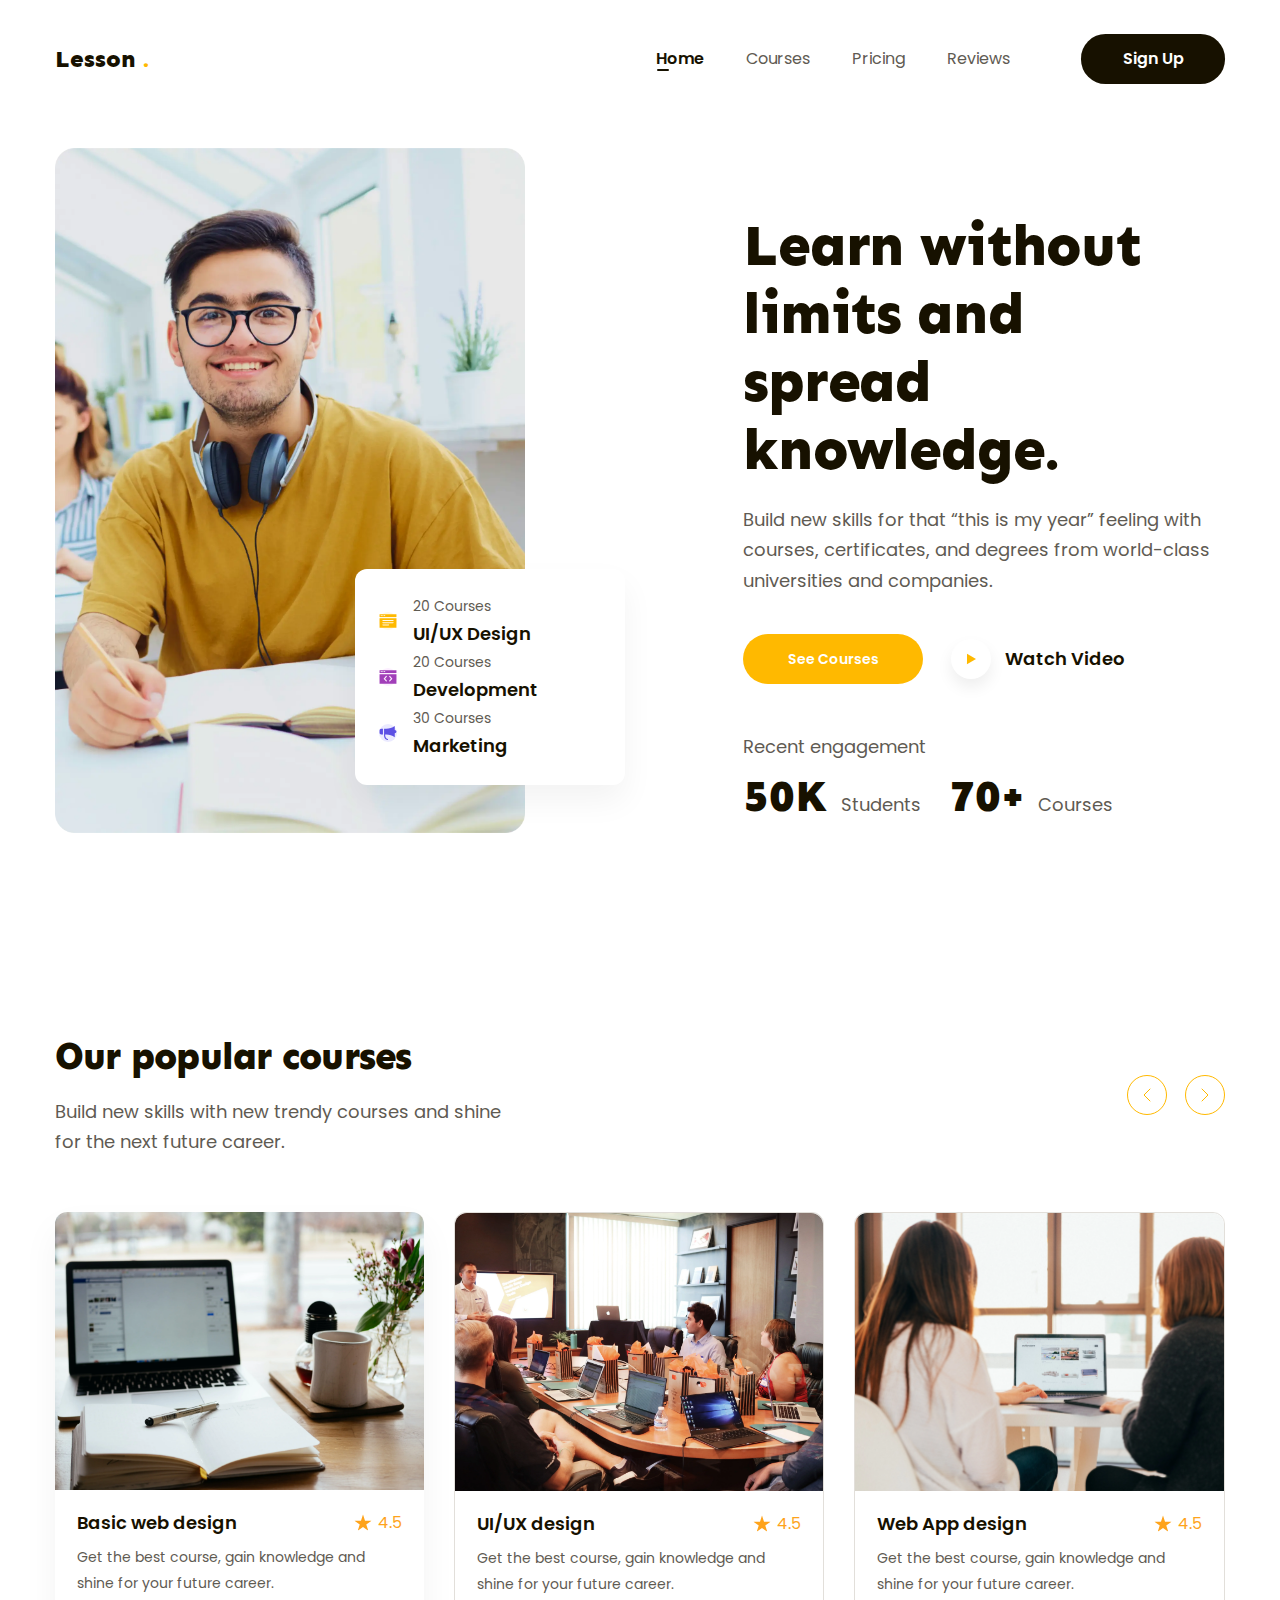
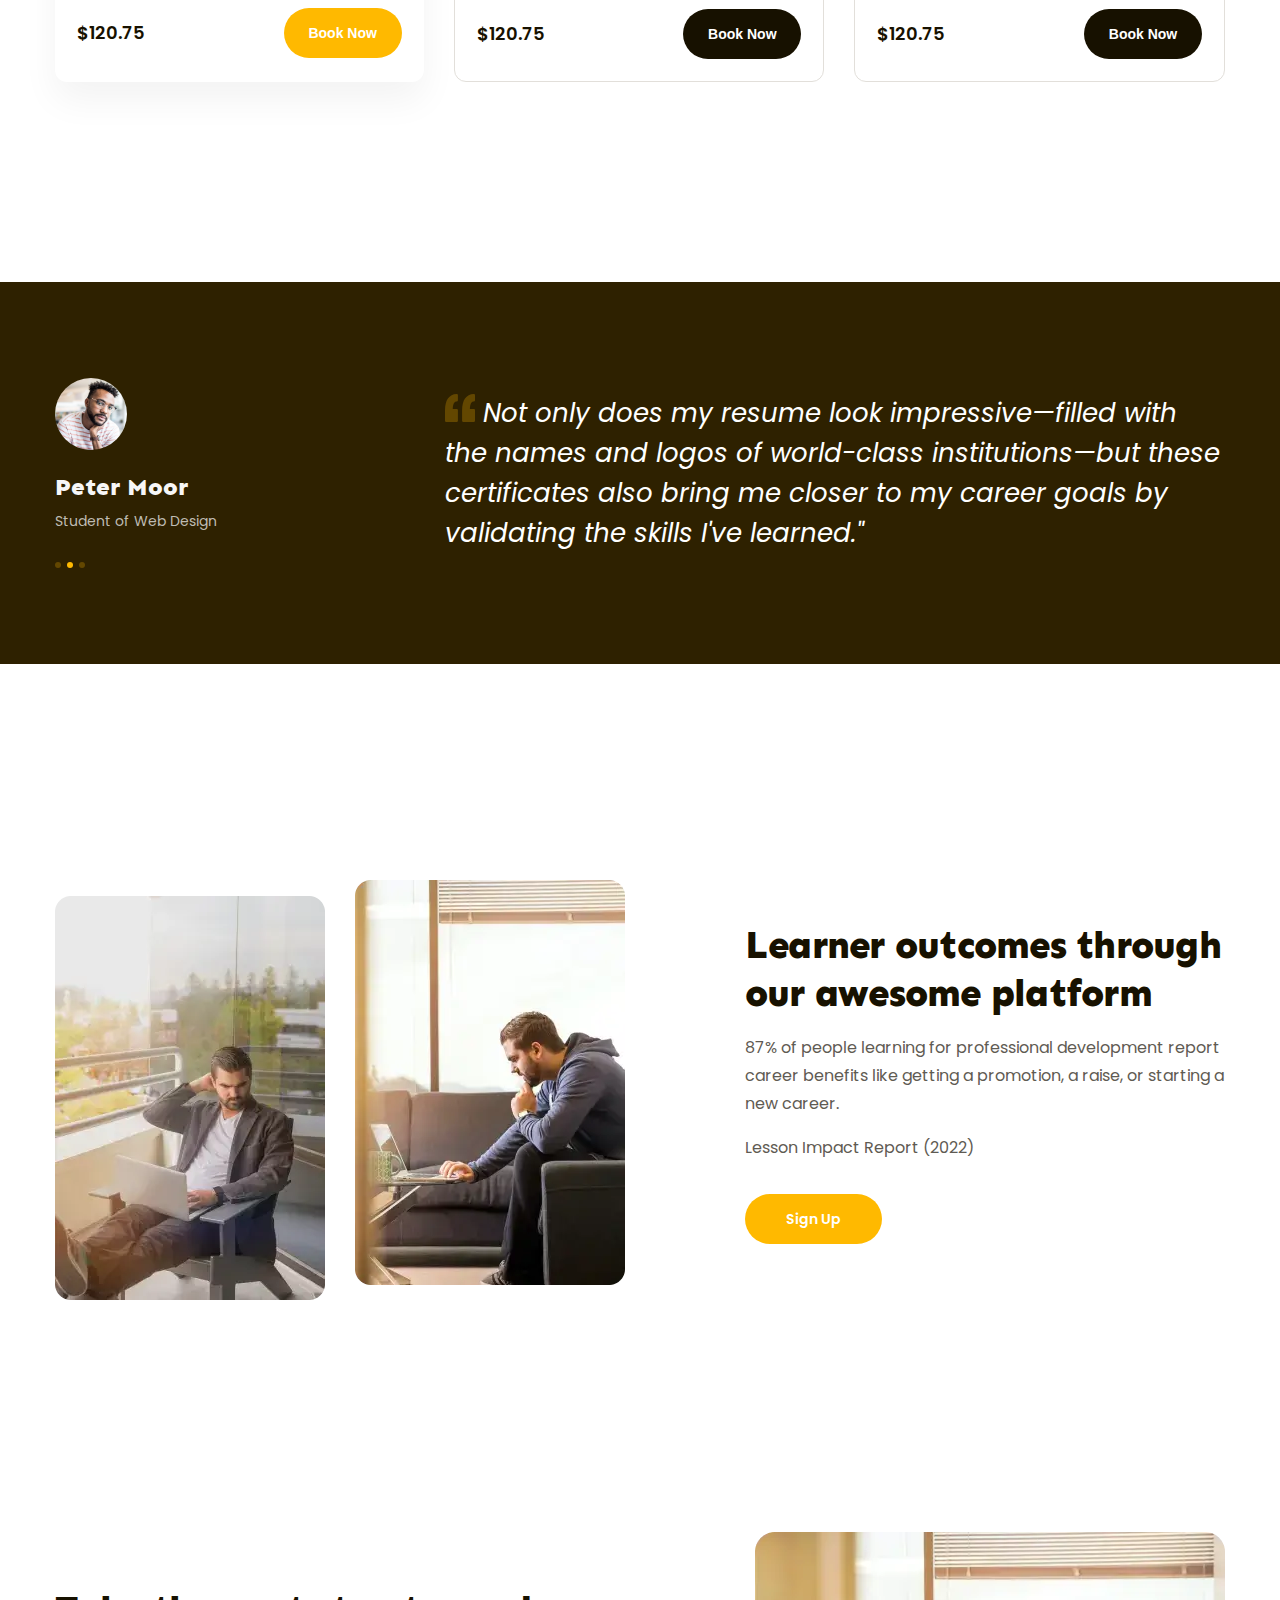
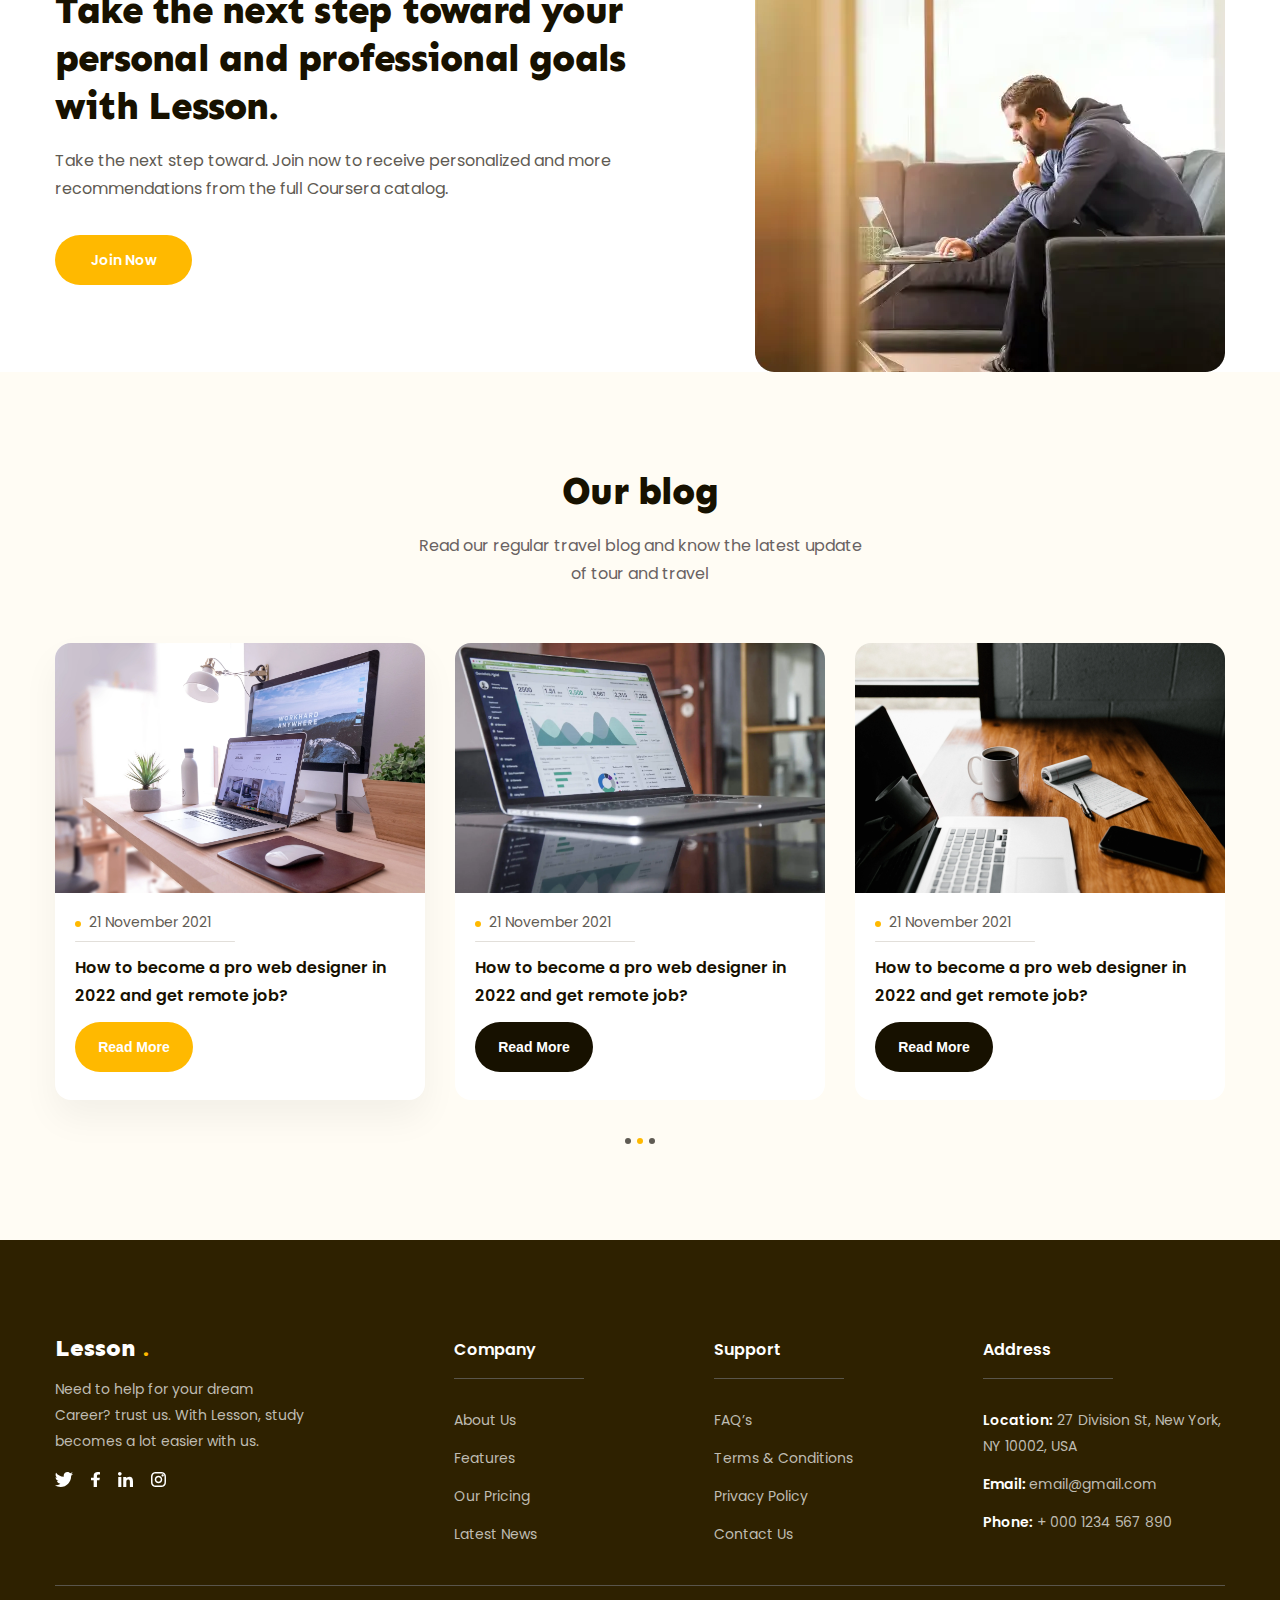
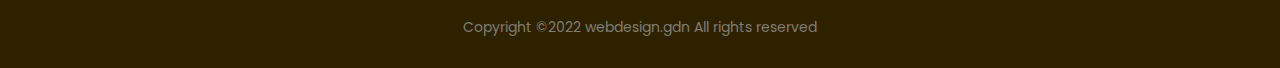
<file: index.html>
<!DOCTYPE html>
<html lang="en">
  <head>
    <meta charset="UTF-8" />
    <meta http-equiv="X-UA-Compatible" content="IE=edge" />
    <meta name="viewport" content="width=device-width, initial-scale=1.0" />
    <title>F8 Project 02</title>
    <!-- Reset CSS -->
    <link rel="stylesheet" href="./assets/css/reset.css" />
    <link rel="stylesheet" href="./assets/css/styles.css" />
    <!-- Fonts -->
    <link rel="stylesheet" href="./assets/fonts/stylesheet.css" />
  </head>
  <body>
    <!-- Header  -->
    <header class="header">
      <div class="content">
        <nav class="navbar">
          <a href="#!" class="logo"> Lesson <span>.</span> </a>
          <div class="menu-actions">
            <ul class="menu">
              <li class="menu-item active">
                <a href="#">Home</a>
              </li>
              <li class="menu-item">
                <a href="#courses">Courses</a>
              </li>
              <li class="menu-item">
                <a href="#pricing">Pricing</a>
              </li>
              <li class="menu-item">
                <a href="#reviews">Reviews</a>
              </li>
            </ul>
            <a href="#!" class="btn btn-signup">Sign Up</a>
          </div>
        </nav>
      </div>
    </header>
    <!-- Hero -->
    <div class="hero-wrap">
      <div class="content">
        <div class="wrap-info">
          <div class="info-img">
            <img src="./assets/imgs/hero-img.webp" alt="Guy" />
            <div class="overview-courses">
              <div class="course ui-ux">
                <div class="icon">
                  <img src="./assets/imgs/ui-ux-icon.svg" alt="UI/UX Design" />
                </div>
                <div class="info-course">
                  <div class="quantity">20 Courses</div>
                  <div class="name">UI/UX Design</div>
                </div>
              </div>
              <div class="course dev">
                <div class="icon">
                  <img
                    src="./assets/imgs/development-icon.svg"
                    alt="Development"
                  />
                </div>
                <div class="info-course">
                  <div class="quantity">20 Courses</div>
                  <div class="name">Development</div>
                </div>
              </div>
              <div class="course marketing">
                <div class="icon">
                  <img src="./assets/imgs/marketing-icon.svg" alt="Marketing" />
                </div>
                <div class="info-course">
                  <div class="quantity">30 Courses</div>
                  <div class="name">Marketing</div>
                </div>
              </div>
            </div>
          </div>

          <div class="info">
            <h1 class="heading">Learn without limits and spread knowledge.</h1>
            <p class="desc">
              Build new skills for that “this is my year” feeling with courses,
              certificates, and degrees from world-class universities and
              companies.
            </p>
            <div class="actions">
              <a href="#!" class="btn btn-see-course">See Courses</a>
              <a href="#!" class="btn-watch">
                <div class="icon">
                  <img src="./assets/imgs/arrow-right.svg" alt="Watch" />
                </div>
                Watch Video
              </a>
            </div>
            <p class="recent-info">Recent engagement</p>
            <div class="quantity-wrap">
              <div class="quantity">
                <strong>50K</strong>
                <span>Students</span>
              </div>
              <div class="quantity-info">
                <div class="quantity">
                  <strong>70+</strong>
                  <span>Courses</span>
                </div>
              </div>
            </div>
          </div>
        </div>
      </div>
    </div>
    <!-- Courses -->
    <div id="courses" class="course-container">
      <div class="content">
        <!-- Popular -->
        <div class="popular">
          <div class="overview">
            <h2 class="heading">Our popular courses</h2>
            <p class="desc">
              Build new skills with new trendy courses and shine for the next
              future career.
            </p>
          </div>
          <div class="wrap-arrows">
            <button class="arrow">
              <svg
                width="8"
                height="14"
                viewBox="0 0 8 14"
                fill="none"
                xmlns="http://www.w3.org/2000/svg"
              >
                <path
                  d="M7 1L1 7L7 13"
                  stroke="currentColor"
                  stroke-linecap="round"
                  stroke-linejoin="round"
                />
              </svg>
            </button>
            <button class="arrow">
              <svg
                width="8"
                height="14"
                viewBox="0 0 8 14"
                fill="none"
                xmlns="http://www.w3.org/2000/svg"
              >
                <path
                  d="M1 1L7 7L1 13"
                  stroke="currentColor"
                  stroke-linecap="round"
                  stroke-linejoin="round"
                />
              </svg>
            </button>
          </div>
        </div>
        <!-- Wrap Courses -->
        <div class="wrap-courses">
          <div class="course active">
            <img src="./assets/imgs/course-1.webp" alt="Course 1" />
            <div class="info">
              <div class="wrap-info">
                <h3 class="title">Basic web design</h3>
                <div class="rate">
                  <img src="./assets/imgs/star.svg" alt="Star" class="icon" />
                  <span>4.5</span>
                </div>
              </div>
              <p class="desc">
                Get the best course, gain knowledge and shine for your future
                career.
              </p>
              <div class="action">
                <strong class="price">$120.75</strong>
                <button class="btn">Book Now</button>
              </div>
            </div>
          </div>
          <div class="course">
            <img src="./assets/imgs/course-2.webp" alt="Course 2" />
            <div class="info">
              <div class="wrap-info">
                <h3 class="title">UI/UX design</h3>
                <div class="rate">
                  <img src="./assets/imgs/star.svg" alt="Star" class="icon" />
                  <span>4.5</span>
                </div>
              </div>
              <p class="desc">
                Get the best course, gain knowledge and shine for your future
                career.
              </p>
              <div class="action">
                <strong class="price">$120.75</strong>
                <button class="btn">Book Now</button>
              </div>
            </div>
          </div>
          <div class="course">
            <img src="./assets/imgs/course-3.webp" alt="Course 3" />
            <div class="info">
              <div class="wrap-info">
                <h3 class="title">Web App design</h3>
                <div class="rate">
                  <img src="./assets/imgs/star.svg" alt="Star" class="icon" />
                  <span>4.5</span>
                </div>
              </div>
              <p class="desc">
                Get the best course, gain knowledge and shine for your future
                career.
              </p>
              <div class="action">
                <strong class="price">$120.75</strong>
                <button class="btn">Book Now</button>
              </div>
            </div>
          </div>
        </div>
      </div>
    </div>
    <!-- Recap  -->
    <div class="recap-container">
      <div class="content">
        <div class="wrapper-infos">
          <div class="personal">
            <img
              src="./assets/imgs/personal-avatar.webp"
              alt="Personal avatar"
            />
            <div class="name">Peter Moor</div>
            <p class="desc">Student of Web Design</p>
            <div class="slide-control">
              <span class="control"></span>
              <span class="control active"></span>
              <span class="control"></span>
            </div>
          </div>
          <div class="overview">
            <svg
              width="30"
              height="28"
              viewBox="0 0 30 28"
              fill="none"
              xmlns="http://www.w3.org/2000/svg"
            >
              <path
                d="M12.9168 1.23505V6.26199C12.9168 6.94407 12.3663 7.49652 11.6875 7.49652C9.26544 7.49652 7.94779 9.99114 7.76491 14.9155H11.6875C12.3662 14.9155 12.9168 15.4688 12.9168 16.1501V26.7647C12.9168 27.4465 12.3663 27.999 11.6875 27.999H1.22938C0.550795 27.999 1.90735e-06 27.4459 1.90735e-06 26.7647V16.15C1.90735e-06 13.7896 0.237282 11.6235 0.703081 9.71055C1.1816 7.74949 1.91613 6.035 2.8858 4.61422C3.88306 3.15417 5.13161 2.00845 6.59457 1.21054C8.06863 0.407543 9.78211 0 11.688 0C12.3662 0.000516891 12.9168 0.553486 12.9168 1.23505ZM28.771 7.49696C29.4496 7.49696 30 6.94407 30 6.26294V1.23497C30 0.553488 29.4496 0.000951767 28.771 0.000951767C26.866 0.000951767 25.1517 0.408579 23.6785 1.21149C22.2148 2.00931 20.9664 3.15408 19.9693 4.61517C18.999 6.03595 18.2645 7.75052 17.786 9.71254C17.32 11.6255 17.0832 13.7917 17.0832 16.151V26.7657C17.0832 27.4476 17.6341 28 18.3125 28H28.771C29.4496 28 30 27.447 30 26.7657V16.151C30 15.4693 29.4496 14.9165 28.771 14.9165H24.9035C25.0841 9.99165 26.3828 7.49696 28.771 7.49696Z"
                fill="#634700"
              />
            </svg>
            Not only does my resume look impressive—filled with the names and
            logos of world-class institutions—but these certificates also bring
            me closer to my career goals by validating the skills I've learned."
          </div>
        </div>
      </div>
    </div>
    <!-- Outcomes -->
    <div id="reviews" class="outcomes-container">
      <div class="content">
        <div class="wraps-content">
          <div class="outcomes-imgs">
            <img src="./assets/imgs/outcome-1.webp" alt="Outcome 1" />
            <img src="./assets/imgs/outcome-2.webp" alt="Outcome 2" />
          </div>
          <div class="infos">
            <h2 class="heading">
              Learner outcomes through our awesome platform
            </h2>
            <p class="desc">
              87% of people learning for professional development report career
              benefits like getting a promotion, a raise, or starting a new
              career.
            </p>
            <p class="desc">Lesson Impact Report (2022)</p>
            <a href="#!" class="btn">Sign Up</a>
          </div>
        </div>
      </div>
    </div>
    <div class="outcomes-container outcomes2">
      <div class="content">
        <div class="wraps-content">
          <div class="infos">
            <h2 class="heading">
              Take the next step toward your personal and professional goals
              with Lesson.
            </h2>
            <p class="desc">
              Take the next step toward. Join now to receive personalized and
              more recommendations from the full Coursera catalog.
            </p>
            <a href="#!" class="btn">Join Now</a>
          </div>
          <div class="outcomes-imgs">
            <img src="./assets/imgs/outcome-3.webp" alt="Outcome 3" />
          </div>
        </div>
      </div>
    </div>
    <!-- Our blog -->
    <div id="pricing" class="our-blog-container">
      <div class="content">
        <div class="blog-header">
          <h2 class="heading">Our blog</h2>
          <p class="desc">
            Read our regular travel blog and know the latest update of tour and
            travel
          </p>
        </div>
        <!-- Wrap blogs -->
        <div class="wrap-blogs">
          <div class="blog active">
            <img src="./assets/imgs/blog-1.webp" alt="Blog 1" />
            <div class="info">
              <div class="date">
                <span class="dot"></span>
                <span class="date-txt">21 November 2021</span>
              </div>
              <div class="separate"></div>
              <h3 class="title">
                How to become a pro web designer in 2022 and get remote job?
              </h3>
              <div class="action">
                <button class="btn">Read More</button>
              </div>
            </div>
          </div>
          <div class="blog">
            <img src="./assets/imgs/blog-2.webp" alt="Blog 2" />
            <div class="info">
              <div class="date">
                <span class="dot"></span>
                <span class="date-txt">21 November 2021</span>
              </div>
              <div class="separate"></div>
              <h3 class="title">
                How to become a pro web designer in 2022 and get remote job?
              </h3>
              <div class="action">
                <button class="btn">Read More</button>
              </div>
            </div>
          </div>
          <div class="blog">
            <img src="./assets/imgs/blog-3.webp" alt="Blog 3" />
            <div class="info">
              <div class="date">
                <span class="dot"></span>
                <span class="date-txt">21 November 2021</span>
              </div>
              <div class="separate"></div>
              <h3 class="title">
                How to become a pro web designer in 2022 and get remote job?
              </h3>
              <div class="action">
                <button class="btn">Read More</button>
              </div>
            </div>
          </div>
        </div>
        <div class="wrap-controls">
          <div class="slide-control">
            <span class="control"></span>
            <span class="control active"></span>
            <span class="control"></span>
          </div>
        </div>
      </div>
    </div>
    <!-- Footer -->
    <footer>
      <div class="content">
        <div class="infos">
          <div class="introduce">
            <a href="#!" class="logo">Lesson <span>.</span> </a>
            <p class="desc">
              Need to help for your dream Career? trust us. With Lesson, study
              becomes a lot easier with us.
            </p>
            <div class="socials">
              <a href="#!" class="social-link">
                <img
                  src="./assets/imgs/Twitter.svg"
                  alt="Twitter"
                  class="social-icon"
                />
              </a>
              <a href="#!" class="social-link">
                <img
                  src="./assets/imgs/Facebook.svg"
                  alt="Facebook"
                  class="social-icon"
                />
              </a>
              <a href="#!" class="social-link">
                <img
                  src="./assets/imgs/Linkedin.svg"
                  alt="Linkedin"
                  class="social-icon"
                />
              </a>
              <a href="#!" class="social-link">
                <img
                  src="./assets/imgs/Instagram.svg"
                  alt="Instagram"
                  class="social-icon"
                />
              </a>
            </div>
          </div>
          <div class="sponsors">
            <div class="col">
              <h3 class="sponsor-type">Company</h3>
              <div class="separate"></div>
              <div class="links">
                <a href="#!" class="link">About Us</a>
                <a href="#!" class="link">Features</a>
                <a href="#!" class="link">Our Pricing</a>
                <a href="#!" class="link">Latest News</a>
              </div>
            </div>
            <div class="col">
              <h3 class="sponsor-type">Support</h3>
              <div class="separate"></div>
              <div class="links">
                <a href="#!" class="link">FAQ’s</a>
                <a href="#!" class="link">Terms & Conditions</a>
                <a href="#!" class="link">Privacy Policy</a>
                <a href="#!" class="link">Contact Us</a>
              </div>
            </div>
            <div class="col">
              <h3 class="sponsor-type">Address</h3>
              <div class="separate"></div>
              <div class="links">
                <p class="link">
                  <span>Location:</span> 27 Division St, New York, NY 10002, USA
                </p>
                <p class="link">
                  <span>Email: </span>
                  <a href="mailto:email@gmail.co">email@gmail.com</a>
                </p>
                <p class="link">
                  <span>Phone:</span>
                  <a href="tel:+0001234567890"> + 000 1234 567 890 </a>
                </p>
              </div>
            </div>
          </div>
        </div>
        <div class="separate"></div>
        <div class="copyright">
          Copyright &#169;2022 webdesign.gdn All rights reserved
        </div>
      </div>
    </footer>
  </body>
</html>
</file>
<file: assets/css/styles.css>
* {
  box-sizing: border-box;
}

html {
  font-size: 62.5%;
  scroll-behavior: smooth;
}

body {
  font-size: 1.4rem;
  font-family: "Poppins", sans-serif;
  scroll-behavior: smooth;
}

/* Common css */

.content {
  width: 1170px;
  max-width: 100%;
  margin: auto;
}

a {
  text-decoration: none;
}

.btn {
  background: #171100;
  border-radius: 25px;
  font-weight: 600;
  line-height: 1.86;
  text-align: center;
  color: #ffffff;
  min-width: 118px;
  padding: 12px;
  text-transform: capitalize;
  font-size: 1.4rem;
  border: 0;
  cursor: pointer;
}

.heading {
  font-family: "Sen", sans-serif;
  font-style: normal;
  font-weight: 700;
  font-size: 3.8rem;
  line-height: 1.26;
  /* identical to box height, or 126% */
  letter-spacing: -0.02em;
  color: #171100;
}

/* ====== Header ====== */
.header {
  margin-top: 16px;
  padding: 18px 0;
  position: sticky;
  top: 0;
  left: 0;
  background-color: #ffffff;
  z-index: 10;
}

.header .navbar {
  display: flex;
  align-items: center;
  justify-content: space-between;
}

.logo {
  font-family: "Sen";
  font-weight: 700;
  font-size: 2.4rem;
  color: #171100;
}

.logo span {
  color: #ffb900;
}

.header .menu-actions {
  display: flex;
}

.header .menu {
  display: flex;
  align-items: center;
  margin-right: 50px;
}

.header .menu-item {
  position: relative;
}

.header .menu-item a {
  font-size: 1.6rem;
  text-align: center;
  color: #5f5b53;
  padding: 4px 21px;
}

.header .menu-item a:hover {
  text-decoration: underline;
}

.header .menu-item.active a {
  color: #171100;
  font-weight: 600;
}

.header .menu-item.active::after {
  content: "";
  position: absolute;
  left: 24%;
  bottom: -4px;
  width: 14%;
  height: 2px;
  background: #171100;
  border-radius: 1px;
}

.btn-signup {
  min-width: 144px;
  border-radius: 24.5px;
  font-size: 1.6rem;
  line-height: 1.75;
  padding: 11px;
}

/* ====== Hero ====== */

.hero-wrap {
  margin-top: 46px;
}

.hero-wrap .wrap-info {
  display: flex;
  justify-content: space-between;
}

.hero-wrap .info {
  width: 482px;
  max-width: 100%;
  margin-top: 64px;
}

.hero-wrap .info .heading {
  font-family: "Sen", sans-serif;
  font-weight: 700;
  font-size: 5.8rem;
  line-height: 1.17;
  letter-spacing: -0.02em;
  color: #171100;
}

.hero-wrap .info .desc {
  margin-top: 22px;
  font-weight: 400;
  font-size: 1.8rem;
  line-height: 1.67;
  color: #5f5b53;
}

.hero-wrap .info .actions {
  display: flex;
  margin-top: 38px;
}

.btn-see-course {
  min-width: 180px;
  background: #ffb900;
  border-radius: 32px;
}

.btn-watch {
  display: flex;
  align-items: center;
  gap: 14px;
  margin-left: 28px;
  font-weight: 600;
  font-size: 1.8rem;
  line-height: 1.67;
  color: #171100;
}
.btn-watch .icon {
  display: flex;
  align-items: center;
  justify-content: center;
  width: 40px;
  height: 40px;
  border-radius: 50%;
  background: #ffffff;
  box-shadow: 0px 8px 16px rgba(0, 0, 0, 0.07);
}

.recent-info {
  margin-top: 48px;
  font-size: 1.8rem;
  line-height: 1.67;
  color: #5f5b53;
}

.quantity-wrap {
  display: flex;
  margin-top: 8px;
  gap: 28px;
}

.quantity {
  color: #5f5b53;
  font-size: 18px;
  line-height: 1.23;
}

.quantity strong {
  font-family: "Sen", sans-serif;
  font-style: normal;
  font-weight: 700;
  font-size: 4.4rem;
  color: #171100;
  margin-right: 8px;
}

.info-img {
  position: relative;
  width: 470px;
  height: 685px;
}

.info-img img {
  max-width: 100%;
  max-height: 100%;
}

.overview-courses {
  position: absolute;
  right: -100px;
  bottom: 48px;
  width: 270px;
  padding: 24px;
  background: #ffffff;
  box-shadow: 0px 16px 32px rgba(0, 0, 0, 0.05);
  border-radius: 12px;
}

.overview-courses .course {
  display: flex;
  align-items: center;
}

.course .icon {
  display: flex;
  align-items: center;
  justify-content: center;
  width: 18px;
  height: 18px;
  border-radius: 50%;
}

.course .icon img {
  width: 24px;
  height: 24px;
}

.course.ui-ux .icon {
  background: #fff9e8;
}

.course.dev .icon {
  background: #fcefff;
}

.course.marketing .icon {
  background: #ebeaff;
}

.course .info-course {
  margin-left: 16px;
}

.course .info-course .quantity {
  font-weight: 400;
  font-size: 1.4rem;
  line-height: 1.86;
  color: #5f5b53;
}

.course .info-course .name {
  font-weight: 600;
  font-size: 1.8rem;
  line-height: 1.67;
  color: #171100;
}

/* Courses */

.course-container {
  margin-top: 200px;
}

.course-container .popular {
  display: flex;
  align-items: center;
  justify-content: space-between;
}

.course-container .overview {
  width: 458px;
  max-width: 100%;
}

.course-container .overview .desc {
  margin-top: 16px;
  font-weight: 400;
  font-size: 1.8rem;
  line-height: 1.67;
  color: #5f5b53;
}

.course-container .wrap-arrows {
  display: flex;
  align-items: center;
  gap: 18px;
}

.course-container .arrow {
  display: flex;
  width: 40px;
  height: 40px;
  border-radius: 50%;
  border: 1px solid #ffb900;
  background-color: #ffffff;
  color: #ffb900;
  cursor: pointer;
}

.course-container .arrow:hover {
  background-color: #ffb900;
  color: #ffffff;
}

.course-container .arrow svg {
  margin: auto;
}

.wrap-courses {
  display: flex;
  gap: 30px;
  margin-top: 55px;
}

.wrap-courses .course {
  flex: 1;
  border: 1px solid #e2dfda;
  background: #ffffff;
  border-radius: 12px;
}

.wrap-courses .course.active {
  box-shadow: 0px 18px 36px rgba(0, 0, 0, 0.05);
  border: 0;
}

.wrap-courses .course > img {
  width: 100%;
  height: 278px;
  object-fit: cover;
  object-position: center;
  border-top-left-radius: 12px;
  border-top-right-radius: 12px;
}

.course .info {
  padding: 16px 22px 22px;
}

.course .wrap-info {
  display: flex;
  align-items: center;
  justify-content: space-between;
}

.course .title {
  font-weight: 600;
  font-size: 1.8rem;
  line-height: 1.67;
  color: #171100;
}

.course .rate {
  display: flex;
  align-items: center;
  gap: 6px;
}

.course .rate span {
  color: #fea31b;
  font-size: 1.6rem;
}

.course .desc {
  margin-top: 6px;
  font-size: 1.4rem;
  line-height: 1.86;
  color: #5f5b53;
}

.course .action {
  margin-top: 12px;
  display: flex;
  align-items: center;
  justify-content: space-between;
}

.course .action .price {
  font-weight: 600;
  font-size: 1.8rem;
  line-height: 1.67;
  color: #171100;
}

.wrap-courses .course.active .action .btn {
  background: #ffb900;
  color: #ffffff;
  border: 0;
}

/* Recap */

.recap-container {
  margin-top: 200px;
  background: #2e2100;
}

.recap-container .wrapper-infos {
  display: flex;
  align-items: center;
  justify-content: space-between;
  padding: 96px 0;
}

.recap-container .personal img {
  width: 72px;
  height: 72px;
  object-fit: cover;
  border-radius: 50%;
}

.recap-container .personal .name {
  margin-top: 18px;
  font-family: "Sen", sans-serif;
  font-style: normal;
  font-weight: 700;
  font-size: 2.4rem;
  line-height: 1.42;
  color: #f7f7f7;
}

.recap-container .personal .desc {
  margin-top: 4px;
  font-weight: 400;
  font-size: 14px;
  line-height: 1.86;
  color: #bfbcb3;
}

.recap-container .personal .slide-control {
  margin-top: 28px;
  display: flex;
  align-items: center;
  gap: 6px;
}

.personal .slide-control .control {
  width: 6px;
  height: 6px;
  border-radius: 50%;
  background: #634700;
}

.personal .slide-control .control.active {
  background: #ffb900;
}

.recap-container .wrapper-infos .overview {
  width: 780px;
  max-width: 100%;
  font-style: italic;
  font-weight: 400;
  font-size: 2.6rem;
  line-height: 1.54;
  color: #ffffff;
}

/* Outcomes */

.outcomes-container {
  margin-top: 200px;
}

.outcomes-container .wraps-content {
  display: flex;
  justify-content: space-between;
}

.outcomes-container .outcomes-imgs {
  display: flex;
  align-items: center;
  gap: 30px;
}

.outcomes-container .outcomes-imgs img:first-child {
  margin-top: 32px;
}

.outcomes-container .infos {
  width: 480px;
  margin-top: 58px;
}

.outcomes-container .infos .desc {
  margin-top: 16px;
  font-weight: 400;
  font-size: 1.6rem;
  line-height: 1.75;
  color: #5f5b53;
}

.outcomes-container .infos .btn {
  margin-top: 32px;
  display: inline-block;
  background: #ffb900;
  min-width: 137px;
}

.outcomes-container.outcomes2 .wraps-content {
  align-items: center;
}

.outcomes-container.outcomes2 .infos {
  width: 575px;
  margin-top: 0;
}

/* Our blog  */

.our-blog-container {
  background: #fffcf4;
  padding: 96px 0;
}

.blog-header {
  width: 448px;
  margin: 0 auto;
  text-align: center;
}

.blog-header .desc {
  margin-top: 16px;
  font-weight: 400;
  font-size: 1.6rem;
  line-height: 1.75;
  text-align: center;
  color: #696262;
}

.wrap-blogs {
  display: flex;
  gap: 30px;
  margin-top: 55px;
}

.wrap-blogs .blog {
  flex: 1;
  background: #ffffff;
  border-radius: 16px;
}

.wrap-blogs .blog.active {
  box-shadow: 0px 18px 36px rgba(0, 0, 0, 0.05);
  border: 0;
}

.wrap-blogs .blog > img {
  width: 100%;
  height: 250px;
  object-fit: cover;
  object-position: center;
  border-top-left-radius: 16px;
  border-top-right-radius: 16px;
}

.blog .info {
  padding: 20px 20px 28px;
}

.blog .date .dot {
  width: 6px;
  height: 6px;
  display: inline-block;
  background: #ffb900;
  border-radius: 50%;
}

.blog .date .date-txt {
  font-weight: 400;
  font-size: 1.4rem;
  color: #5f5b53;
  margin-left: 4px;
}

.blog .separate {
  width: 160px;
  height: 1px;
  border-radius: 0.5px;
  background: #e2dfda;
  margin: 12px 0;
}

.blog .title {
  font-weight: 600;
  font-size: 1.6rem;
  line-height: 1.75;
  color: #171100;
}

.blog .action {
  margin-top: 12px;
  display: flex;
  align-items: center;
  justify-content: space-between;
}

.wrap-blogs .blog.active .action .btn {
  background: #ffb900;
  color: #ffffff;
  border: 0;
}

.wrap-controls {
  margin-top: 38px;
  display: flex;
  justify-content: center;
}

.wrap-controls .slide-control {
  display: flex;
  align-items: center;
  gap: 6px;
}

.wrap-controls .slide-control .control {
  width: 6px;
  height: 6px;
  border-radius: 50%;
  background: #5f5b53;
}

.wrap-controls .slide-control .control.active {
  background: #ffb900;
}

/* Footer */

footer {
  background: #2e2100;
  padding-top: 96px;
  padding-bottom: 28px;
}

footer .infos {
  display: flex;
}

footer .infos .introduce .logo {
  color: #ffffff;
}

footer .infos .introduce {
  width: 285px;
  margin-right: 145px;
}
footer .infos .introduce .desc {
  margin-top: 16px;
  font-weight: 400;
  font-size: 1.4rem;
  line-height: 1.86;
  color: #bfbcb2;
}

footer .infos .introduce .socials {
  margin-top: 18px;
  display: flex;
  align-items: center;
  gap: 18px;
}

footer .infos .sponsors {
  display: flex;
  gap: 130px;
}

footer .infos .col:last-child {
  flex: 1;
}

footer .infos .sponsors .sponsor-type {
  font-weight: 600;
  font-size: 1.6rem;
  line-height: 1.75;
  color: #ffffff;
}

footer .infos .sponsors .separate {
  width: 130px;
  height: 1px;
  background: #59554b;
  margin-top: 14px;
}

footer .infos .sponsors .links {
  margin-top: 28px;
}

footer .infos .sponsors .links .link {
  display: block;
  font-weight: 400;
  font-size: 1.4rem;
  line-height: 1.86;
  color: #bfbcb2;
}

footer .infos .sponsors .links .link + .link {
  margin-top: 12px;
}

footer .infos .sponsors .links .link span {
  color: #ffffff;
  font-weight: 600;
}

footer .infos .sponsors .links .link a {
  color: #bfbcb2;
  cursor: pointer;
}

footer .infos .sponsors .links .link a:hover {
  text-decoration: underline;
}

footer .separate {
  background: #59554b;
  height: 1px;
  margin-top: 38px;
}

footer .copyright {
  margin-top: 28px;
  font-size: 1.4rem;
  line-height: 1.86;
  text-align: center;
  color: #807d74;
}
</file>
<file: assets/fonts/stylesheet.css>
/* Import Poppins fonts */
@font-face {
  font-family: "Poppins";
  src: url("Poppins/Poppins-BoldItalic.woff2") format("woff2"),
    url("Poppins/Poppins-BoldItalic.woff") format("woff");
  font-weight: bold;
  font-style: italic;
  font-display: swap;
}

@font-face {
  font-family: "Poppins";
  src: url("Poppins/Poppins-Black.woff2") format("woff2"),
    url("Poppins/Poppins-Black.woff") format("woff");
  font-weight: 900;
  font-style: normal;
  font-display: swap;
}

@font-face {
  font-family: "Poppins";
  src: url("Poppins/Poppins-ExtraBoldItalic.woff2") format("woff2"),
    url("Poppins/Poppins-ExtraBoldItalic.woff") format("woff");
  font-weight: bold;
  font-style: italic;
  font-display: swap;
}

@font-face {
  font-family: "Poppins";
  src: url("Poppins/Poppins-BlackItalic.woff2") format("woff2"),
    url("Poppins/Poppins-BlackItalic.woff") format("woff");
  font-weight: 900;
  font-style: italic;
  font-display: swap;
}

@font-face {
  font-family: "Poppins";
  src: url("Poppins/Poppins-ExtraBold.woff2") format("woff2"),
    url("Poppins/Poppins-ExtraBold.woff") format("woff");
  font-weight: bold;
  font-style: normal;
  font-display: swap;
}

@font-face {
  font-family: "Poppins";
  src: url("Poppins/Poppins-Bold.woff2") format("woff2"),
    url("Poppins/Poppins-Bold.woff") format("woff");
  font-weight: bold;
  font-style: normal;
  font-display: swap;
}

@font-face {
  font-family: "Poppins";
  src: url("Poppins/Poppins-ExtraLightItalic.woff2") format("woff2"),
    url("Poppins/Poppins-ExtraLightItalic.woff") format("woff");
  font-weight: 200;
  font-style: italic;
  font-display: swap;
}

@font-face {
  font-family: "Poppins";
  src: url("Poppins/Poppins-ExtraLight.woff2") format("woff2"),
    url("Poppins/Poppins-ExtraLight.woff") format("woff");
  font-weight: 200;
  font-style: normal;
  font-display: swap;
}

@font-face {
  font-family: "Poppins";
  src: url("Poppins/Poppins-Regular.woff2") format("woff2"),
    url("Poppins/Poppins-Regular.woff") format("woff");
  font-weight: normal;
  font-style: normal;
  font-display: swap;
}

@font-face {
  font-family: "Poppins";
  src: url("Poppins/Poppins-Light.woff2") format("woff2"),
    url("Poppins/Poppins-Light.woff") format("woff");
  font-weight: 300;
  font-style: normal;
  font-display: swap;
}

@font-face {
  font-family: "Poppins";
  src: url("Poppins/Poppins-LightItalic.woff2") format("woff2"),
    url("Poppins/Poppins-LightItalic.woff") format("woff");
  font-weight: 300;
  font-style: italic;
  font-display: swap;
}

@font-face {
  font-family: "Poppins";
  src: url("Poppins/Poppins-Medium.woff2") format("woff2"),
    url("Poppins/Poppins-Medium.woff") format("woff");
  font-weight: 500;
  font-style: normal;
  font-display: swap;
}

@font-face {
  font-family: "Poppins";
  src: url("Poppins/Poppins-MediumItalic.woff2") format("woff2"),
    url("Poppins/Poppins-MediumItalic.woff") format("woff");
  font-weight: 500;
  font-style: italic;
  font-display: swap;
}

@font-face {
  font-family: "Poppins";
  src: url("Poppins/Poppins-Italic.woff2") format("woff2"),
    url("Poppins/Poppins-Italic.woff") format("woff");
  font-weight: normal;
  font-style: italic;
  font-display: swap;
}

@font-face {
  font-family: "Poppins";
  src: url("Poppins/Poppins-SemiBoldItalic.woff2") format("woff2"),
    url("Poppins/Poppins-SemiBoldItalic.woff") format("woff");
  font-weight: 600;
  font-style: italic;
  font-display: swap;
}

@font-face {
  font-family: "Poppins";
  src: url("Poppins/Poppins-SemiBold.woff2") format("woff2"),
    url("Poppins/Poppins-SemiBold.woff") format("woff");
  font-weight: 600;
  font-style: normal;
  font-display: swap;
}

@font-face {
  font-family: "Poppins";
  src: url("Poppins/Poppins-ThinItalic.woff2") format("woff2"),
    url("Poppins/Poppins-ThinItalic.woff") format("woff");
  font-weight: 100;
  font-style: italic;
  font-display: swap;
}

@font-face {
  font-family: "Poppins";
  src: url("Poppins/Poppins-Thin.woff2") format("woff2"),
    url("Poppins/Poppins-Thin.woff") format("woff");
  font-weight: 100;
  font-style: normal;
  font-display: swap;
}

/* Import Sen fonts */

@font-face {
  font-family: "Sen";
  src: url("Sen/Sen-Bold.woff2") format("woff2"),
    url("Sen/Sen-Bold.woff") format("woff");
  font-weight: bold;
  font-style: normal;
  font-display: swap;
}

@font-face {
  font-family: "Sen";
  src: url("Sen/Sen-Regular.woff2") format("woff2"),
    url("Sen/Sen-Regular.woff") format("woff");
  font-weight: normal;
  font-style: normal;
  font-display: swap;
}

@font-face {
  font-family: "Sen";
  src: url("Sen/Sen-ExtraBold.woff2") format("woff2"),
    url("Sen/Sen-ExtraBold.woff") format("woff");
  font-weight: bold;
  font-style: normal;
  font-display: swap;
}
</file>
